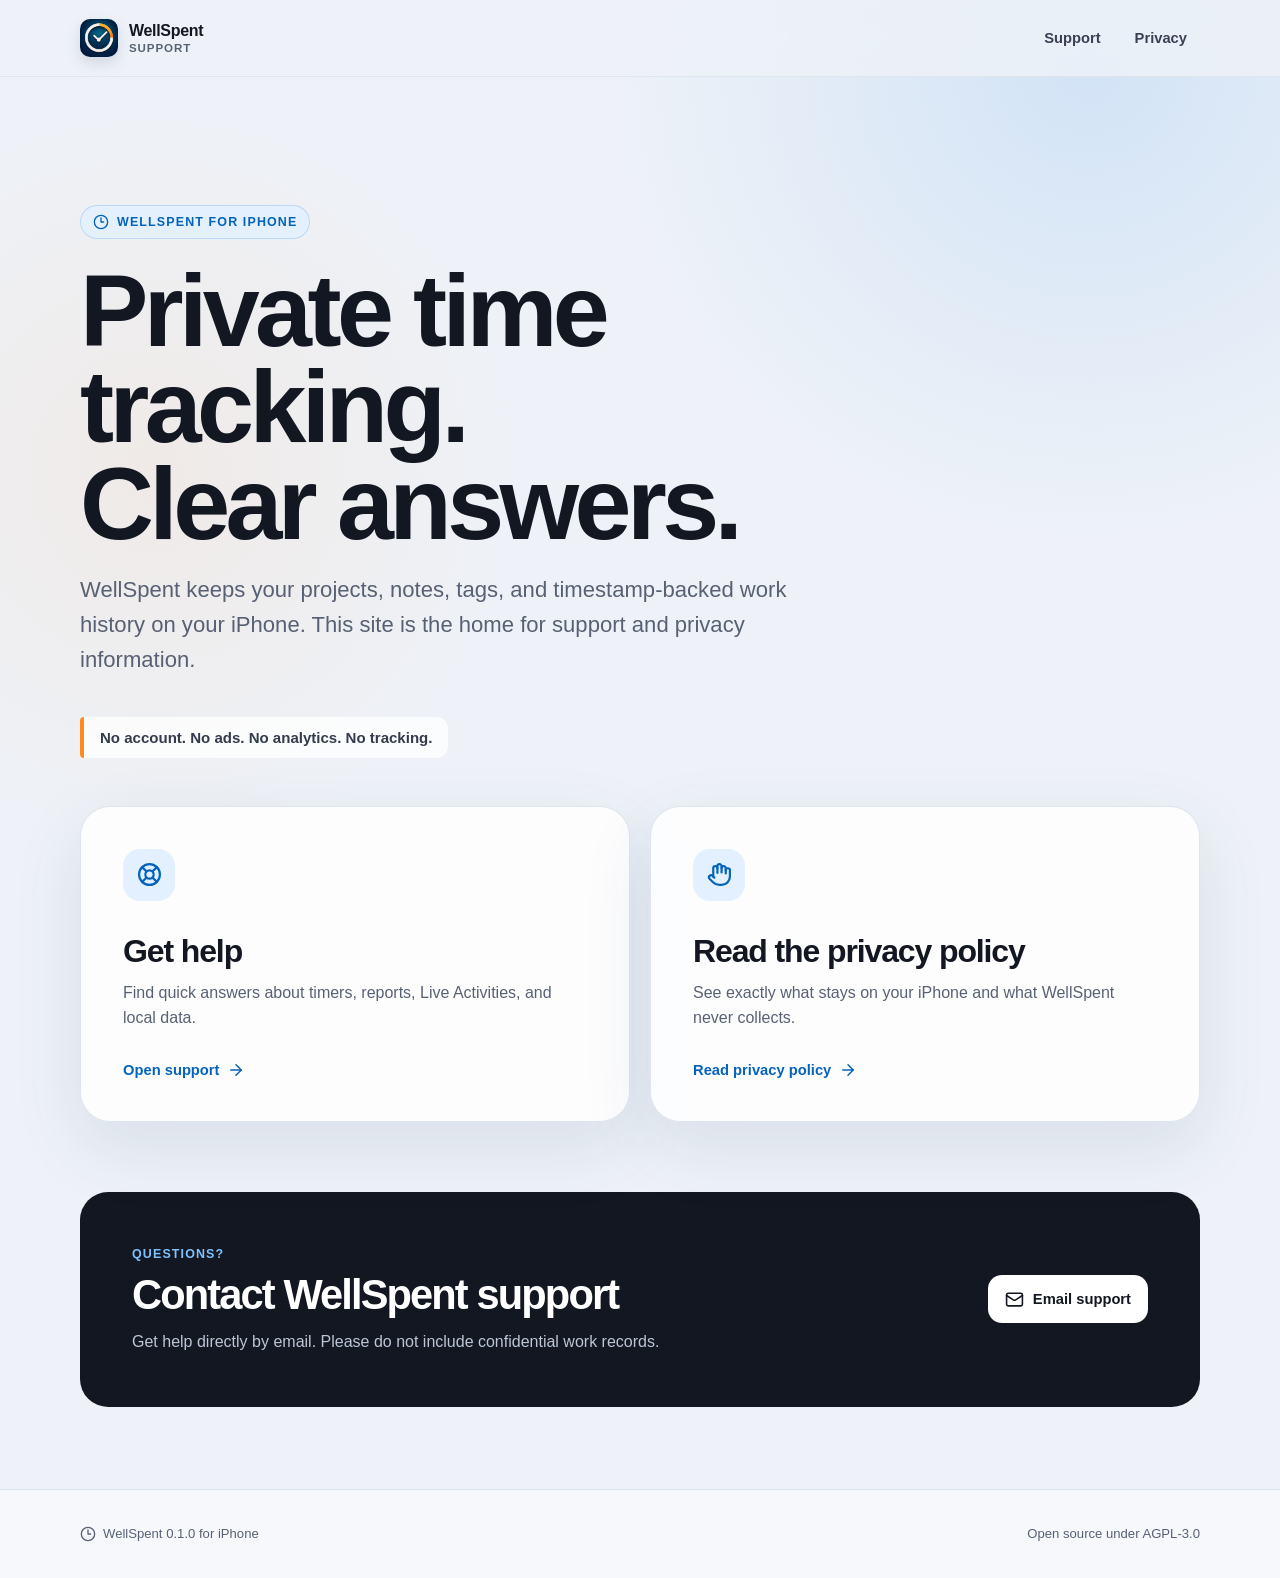
<file: index.html>
<!doctype html>
<html lang="en">
<head>
  <meta charset="utf-8">
  <meta name="viewport" content="width=device-width, initial-scale=1">
  <title>WellSpent Support</title>
  <meta name="description" content="Support and privacy information for WellSpent, a local-first time tracker for iPhone.">
  <link rel="canonical" href="https://wellspent-holdings.github.io/">
  <link rel="icon" href="https://wellspent-holdings.github.io/favicon.svg" type="image/svg+xml">
  <link rel="stylesheet" href="https://wellspent-holdings.github.io/styles.css">
  <meta property="og:title" content="WellSpent Support">
  <meta property="og:description" content="Support and privacy information for WellSpent, a local-first time tracker for iPhone.">
  <meta property="og:type" content="website">
  <meta property="og:url" content="https://wellspent-holdings.github.io/">
  <meta name="twitter:card" content="summary">
  <meta name="twitter:title" content="WellSpent Support">
  <meta name="twitter:description" content="Support and privacy information for WellSpent, a local-first time tracker for iPhone.">
</head>
<body class="__variable_geist_19ysh9d __variable_geist_mono_1001rt9">
<div class="site-shell"><header class="site-header"><div class="header-inner wrap"><a href="/" class="brand" aria-label="WellSpent support home"><img src="/favicon.svg" width="38" height="38" alt=""/><span><strong>WellSpent</strong><small>Support</small></span></a><nav aria-label="Main navigation"><a href="/support/">Support</a><a href="/privacy/">Privacy</a></nav></div></header><main><section class="hero wrap" aria-labelledby="page-title"><div class="eyebrow"><svg xmlns="http://www.w3.org/2000/svg" width="16" height="16" viewBox="0 0 24 24" fill="none" stroke="currentColor" stroke-width="2" stroke-linecap="round" stroke-linejoin="round" class="lucide lucide-clock3 lucide-clock-3" aria-hidden="true"><circle cx="12" cy="12" r="10"></circle><path d="M12 6v6h4"></path></svg>WellSpent for iPhone</div><h1 id="page-title">Private time tracking. Clear answers.</h1><p class="lede">WellSpent keeps your projects, notes, tags, and timestamp-backed work history on your iPhone. This site is the home for support and privacy information.</p><div class="privacy-promise" role="note">No account. No ads. No analytics. No tracking.</div></section><section class="destination-grid wrap" aria-label="Support resources"><a href="/support/" class="destination-card"><span class="icon-tile"><svg xmlns="http://www.w3.org/2000/svg" width="25" height="25" viewBox="0 0 24 24" fill="none" stroke="currentColor" stroke-width="2.1" stroke-linecap="round" stroke-linejoin="round" class="lucide lucide-life-buoy" aria-hidden="true"><circle cx="12" cy="12" r="10"></circle><path d="m4.93 4.93 4.24 4.24"></path><path d="m14.83 9.17 4.24-4.24"></path><path d="m14.83 14.83 4.24 4.24"></path><path d="m9.17 14.83-4.24 4.24"></path><circle cx="12" cy="12" r="4"></circle></svg></span><span><strong>Get help</strong><span>Find quick answers about timers, reports, Live Activities, and local data.</span></span><span class="card-action">Open support<svg xmlns="http://www.w3.org/2000/svg" width="18" height="18" viewBox="0 0 24 24" fill="none" stroke="currentColor" stroke-width="2" stroke-linecap="round" stroke-linejoin="round" class="lucide lucide-arrow-right" aria-hidden="true"><path d="M5 12h14"></path><path d="m12 5 7 7-7 7"></path></svg></span></a><a href="/privacy/" class="destination-card"><span class="icon-tile"><svg xmlns="http://www.w3.org/2000/svg" width="25" height="25" viewBox="0 0 24 24" fill="none" stroke="currentColor" stroke-width="2.1" stroke-linecap="round" stroke-linejoin="round" class="lucide lucide-hand" aria-hidden="true"><path d="M18 11V6a2 2 0 0 0-2-2a2 2 0 0 0-2 2"></path><path d="M14 10V4a2 2 0 0 0-2-2a2 2 0 0 0-2 2v2"></path><path d="M10 10.5V6a2 2 0 0 0-2-2a2 2 0 0 0-2 2v8"></path><path d="M18 8a2 2 0 1 1 4 0v6a8 8 0 0 1-8 8h-2c-2.8 0-4.5-.86-5.99-2.34l-3.6-3.6a2 2 0 0 1 2.83-2.82L7 15"></path></svg></span><span><strong>Read the privacy policy</strong><span>See exactly what stays on your iPhone and what WellSpent never collects.</span></span><span class="card-action">Read privacy policy<svg xmlns="http://www.w3.org/2000/svg" width="18" height="18" viewBox="0 0 24 24" fill="none" stroke="currentColor" stroke-width="2" stroke-linecap="round" stroke-linejoin="round" class="lucide lucide-arrow-right" aria-hidden="true"><path d="M5 12h14"></path><path d="m12 5 7 7-7 7"></path></svg></span></a></section><section class="source-callout wrap" aria-labelledby="contact-title"><div><span class="mini-label">Questions?</span><h2 id="contact-title">Contact WellSpent support</h2><p>Get help directly by email. Please do not include confidential work records.</p></div><a class="secondary-button" href="mailto:wellspent_support@pm.me?subject=WellSpent%20Support"><svg xmlns="http://www.w3.org/2000/svg" width="19" height="19" viewBox="0 0 24 24" fill="none" stroke="currentColor" stroke-width="2" stroke-linecap="round" stroke-linejoin="round" class="lucide lucide-mail" aria-hidden="true"><path d="m22 7-8.991 5.727a2 2 0 0 1-2.009 0L2 7"></path><rect x="2" y="4" width="20" height="16" rx="2"></rect></svg>Email support</a></section></main><footer class="site-footer"><div class="footer-inner wrap"><p><svg xmlns="http://www.w3.org/2000/svg" width="16" height="16" viewBox="0 0 24 24" fill="none" stroke="currentColor" stroke-width="2" stroke-linecap="round" stroke-linejoin="round" class="lucide lucide-clock3 lucide-clock-3" aria-hidden="true"><circle cx="12" cy="12" r="10"></circle><path d="M12 6v6h4"></path></svg>WellSpent 0.1.0 for iPhone</p><p>Open source under AGPL-3.0</p></div></footer></div>
</body>
</html>
</file>
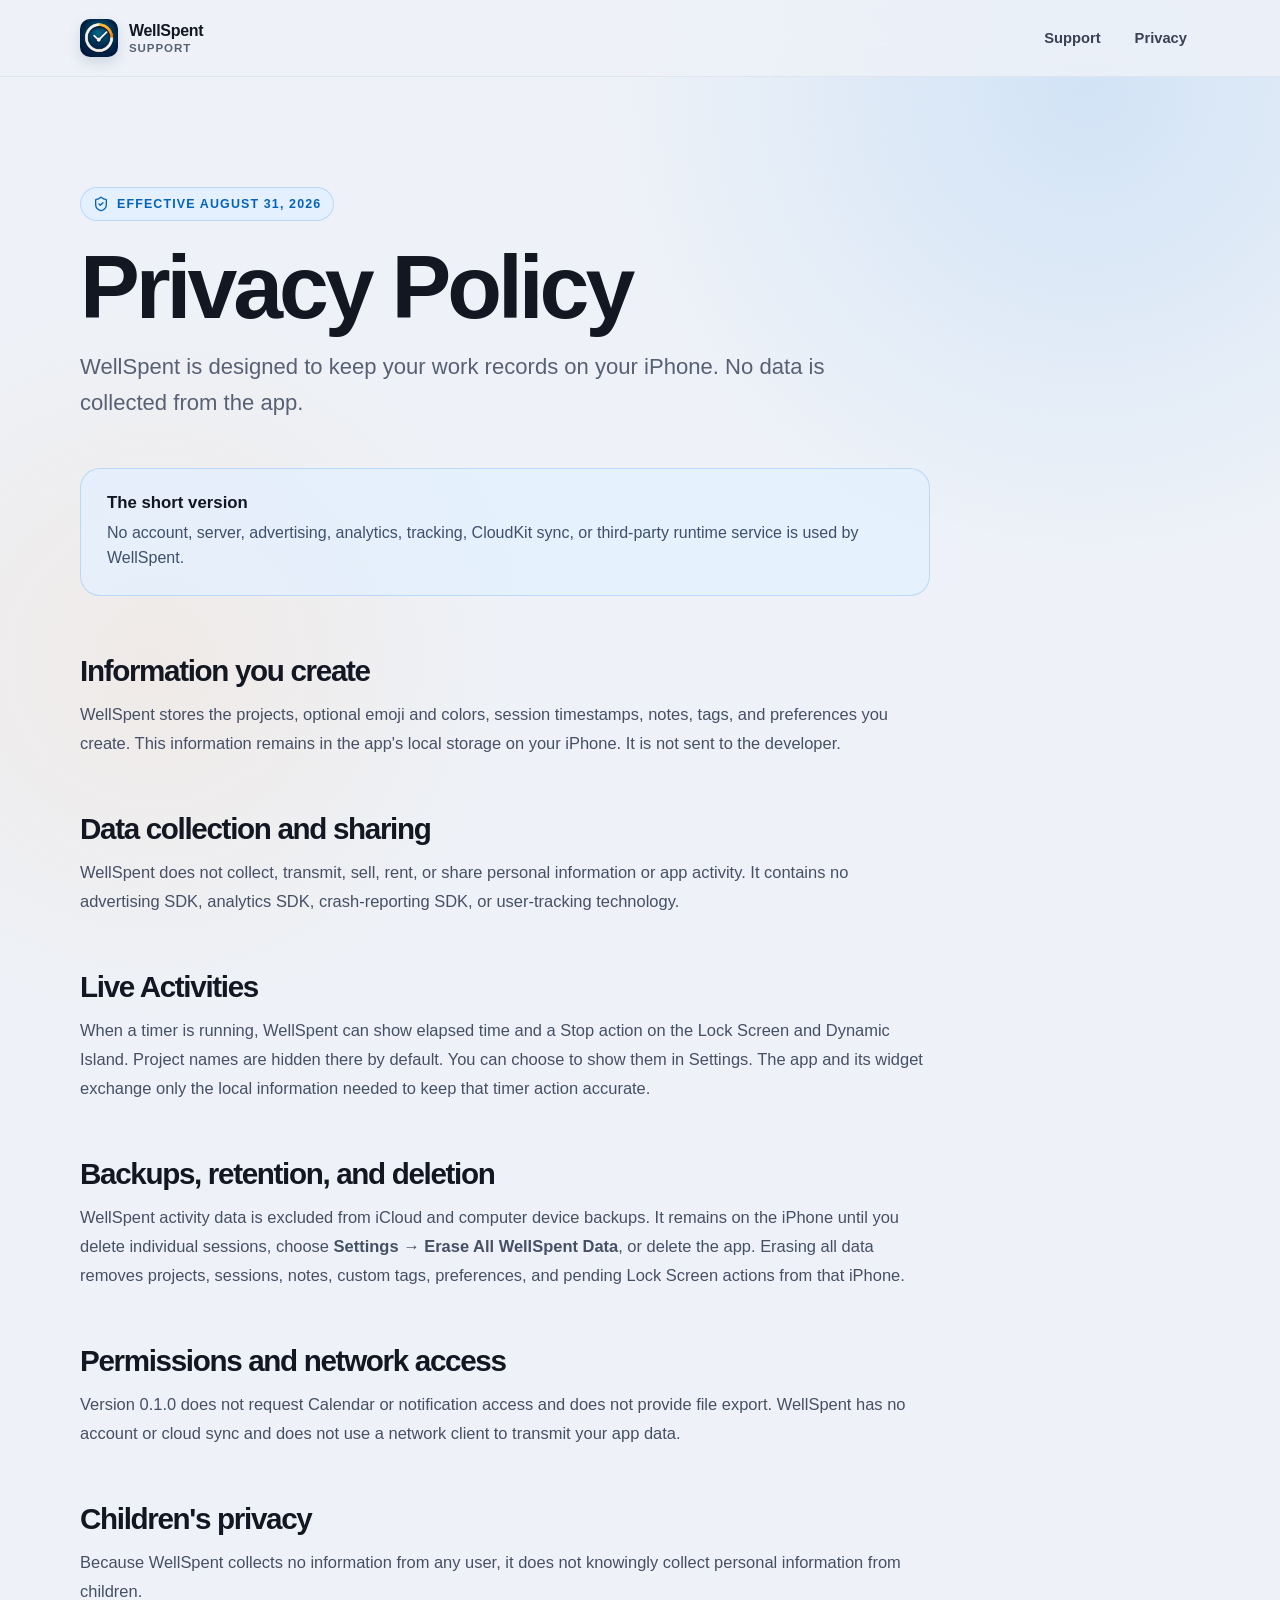
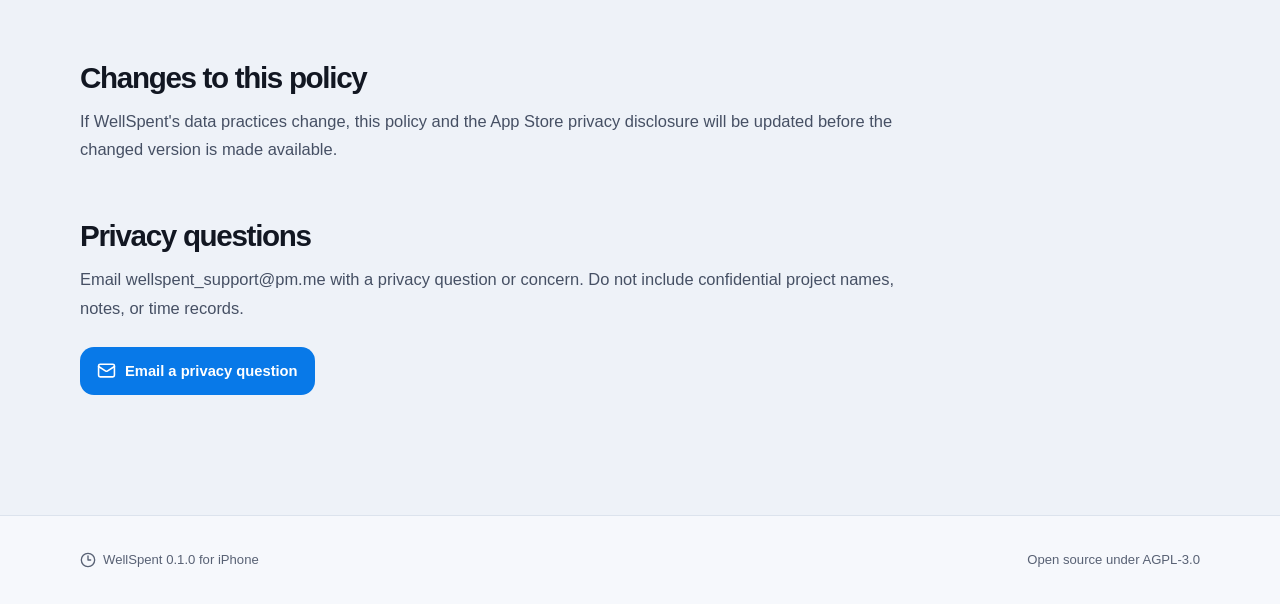
<file: privacy/index.html>
<!doctype html>
<html lang="en">
<head>
  <meta charset="utf-8">
  <meta name="viewport" content="width=device-width, initial-scale=1">
  <title>Privacy Policy · WellSpent</title>
  <meta name="description" content="Privacy policy for WellSpent for iPhone.">
  <link rel="canonical" href="https://wellspent-holdings.github.io/privacy/">
  <link rel="icon" href="https://wellspent-holdings.github.io/favicon.svg" type="image/svg+xml">
  <link rel="stylesheet" href="https://wellspent-holdings.github.io/styles.css">
  <meta property="og:title" content="Privacy Policy · WellSpent">
  <meta property="og:description" content="Privacy policy for WellSpent for iPhone.">
  <meta property="og:type" content="website">
  <meta property="og:url" content="https://wellspent-holdings.github.io/privacy/">
  <meta name="twitter:card" content="summary">
  <meta name="twitter:title" content="Privacy Policy · WellSpent">
  <meta name="twitter:description" content="Privacy policy for WellSpent for iPhone.">
</head>
<body class="__variable_geist_19ysh9d __variable_geist_mono_1001rt9">
<div class="site-shell"><header class="site-header"><div class="header-inner wrap"><a href="/" class="brand" aria-label="WellSpent support home"><img src="/favicon.svg" width="38" height="38" alt=""/><span><strong>WellSpent</strong><small>Support</small></span></a><nav aria-label="Main navigation"><a href="/support/">Support</a><a href="/privacy/">Privacy</a></nav></div></header><main class="document wrap"><header class="document-header"><div class="eyebrow"><svg xmlns="http://www.w3.org/2000/svg" width="16" height="16" viewBox="0 0 24 24" fill="none" stroke="currentColor" stroke-width="2" stroke-linecap="round" stroke-linejoin="round" class="lucide lucide-shield-check" aria-hidden="true"><path d="M20 13c0 5-3.5 7.5-7.66 8.95a1 1 0 0 1-.67-.01C7.5 20.5 4 18 4 13V6a1 1 0 0 1 1-1c2 0 4.5-1.2 6.24-2.72a1.17 1.17 0 0 1 1.52 0C14.51 3.81 17 5 19 5a1 1 0 0 1 1 1z"></path><path d="m9 12 2 2 4-4"></path></svg>Effective August 31, 2026</div><h1>Privacy Policy</h1><p class="lede">WellSpent is designed to keep your work records on your iPhone. No data is collected from the app.</p></header><div class="policy-summary" role="note"><strong>The short version</strong><p>No account, server, advertising, analytics, tracking, CloudKit sync, or third-party runtime service is used by WellSpent.</p></div><article class="document-body"><section><h2>Information you create</h2><p>WellSpent stores the projects, optional emoji and colors, session timestamps, notes, tags, and preferences you create. This information remains in the app&#x27;s local storage on your iPhone. It is not sent to the developer.</p></section><section><h2>Data collection and sharing</h2><p>WellSpent does not collect, transmit, sell, rent, or share personal information or app activity. It contains no advertising SDK, analytics SDK, crash-reporting SDK, or user-tracking technology.</p></section><section><h2>Live Activities</h2><p>When a timer is running, WellSpent can show elapsed time and a Stop action on the Lock Screen and Dynamic Island. Project names are hidden there by default. You can choose to show them in Settings. The app and its widget exchange only the local information needed to keep that timer action accurate.</p></section><section><h2>Backups, retention, and deletion</h2><p>WellSpent activity data is excluded from iCloud and computer device backups. It remains on the iPhone until you delete individual sessions, choose <strong>Settings → Erase All WellSpent Data</strong>, or delete the app. Erasing all data removes projects, sessions, notes, custom tags, preferences, and pending Lock Screen actions from that iPhone.</p></section><section><h2>Permissions and network access</h2><p>Version 0.1.0 does not request Calendar or notification access and does not provide file export. WellSpent has no account or cloud sync and does not use a network client to transmit your app data.</p></section><section><h2>Children&#x27;s privacy</h2><p>Because WellSpent collects no information from any user, it does not knowingly collect personal information from children.</p></section><section><h2>Changes to this policy</h2><p>If WellSpent&#x27;s data practices change, this policy and the App Store privacy disclosure will be updated before the changed version is made available.</p></section><section><h2>Privacy questions</h2><p>Email <a href="mailto:wellspent_support@pm.me">wellspent_support@pm.me</a> <!-- -->with a privacy question or concern. Do not include confidential project names, notes, or time records.</p><a class="primary-button" href="mailto:wellspent_support@pm.me?subject=WellSpent%20Privacy%20Question"><svg xmlns="http://www.w3.org/2000/svg" width="19" height="19" viewBox="0 0 24 24" fill="none" stroke="currentColor" stroke-width="2" stroke-linecap="round" stroke-linejoin="round" class="lucide lucide-mail" aria-hidden="true"><path d="m22 7-8.991 5.727a2 2 0 0 1-2.009 0L2 7"></path><rect x="2" y="4" width="20" height="16" rx="2"></rect></svg>Email a privacy question</a></section></article></main><footer class="site-footer"><div class="footer-inner wrap"><p><svg xmlns="http://www.w3.org/2000/svg" width="16" height="16" viewBox="0 0 24 24" fill="none" stroke="currentColor" stroke-width="2" stroke-linecap="round" stroke-linejoin="round" class="lucide lucide-clock3 lucide-clock-3" aria-hidden="true"><circle cx="12" cy="12" r="10"></circle><path d="M12 6v6h4"></path></svg>WellSpent 0.1.0 for iPhone</p><p>Open source under AGPL-3.0</p></div></footer></div>
</body>
</html>
</file>
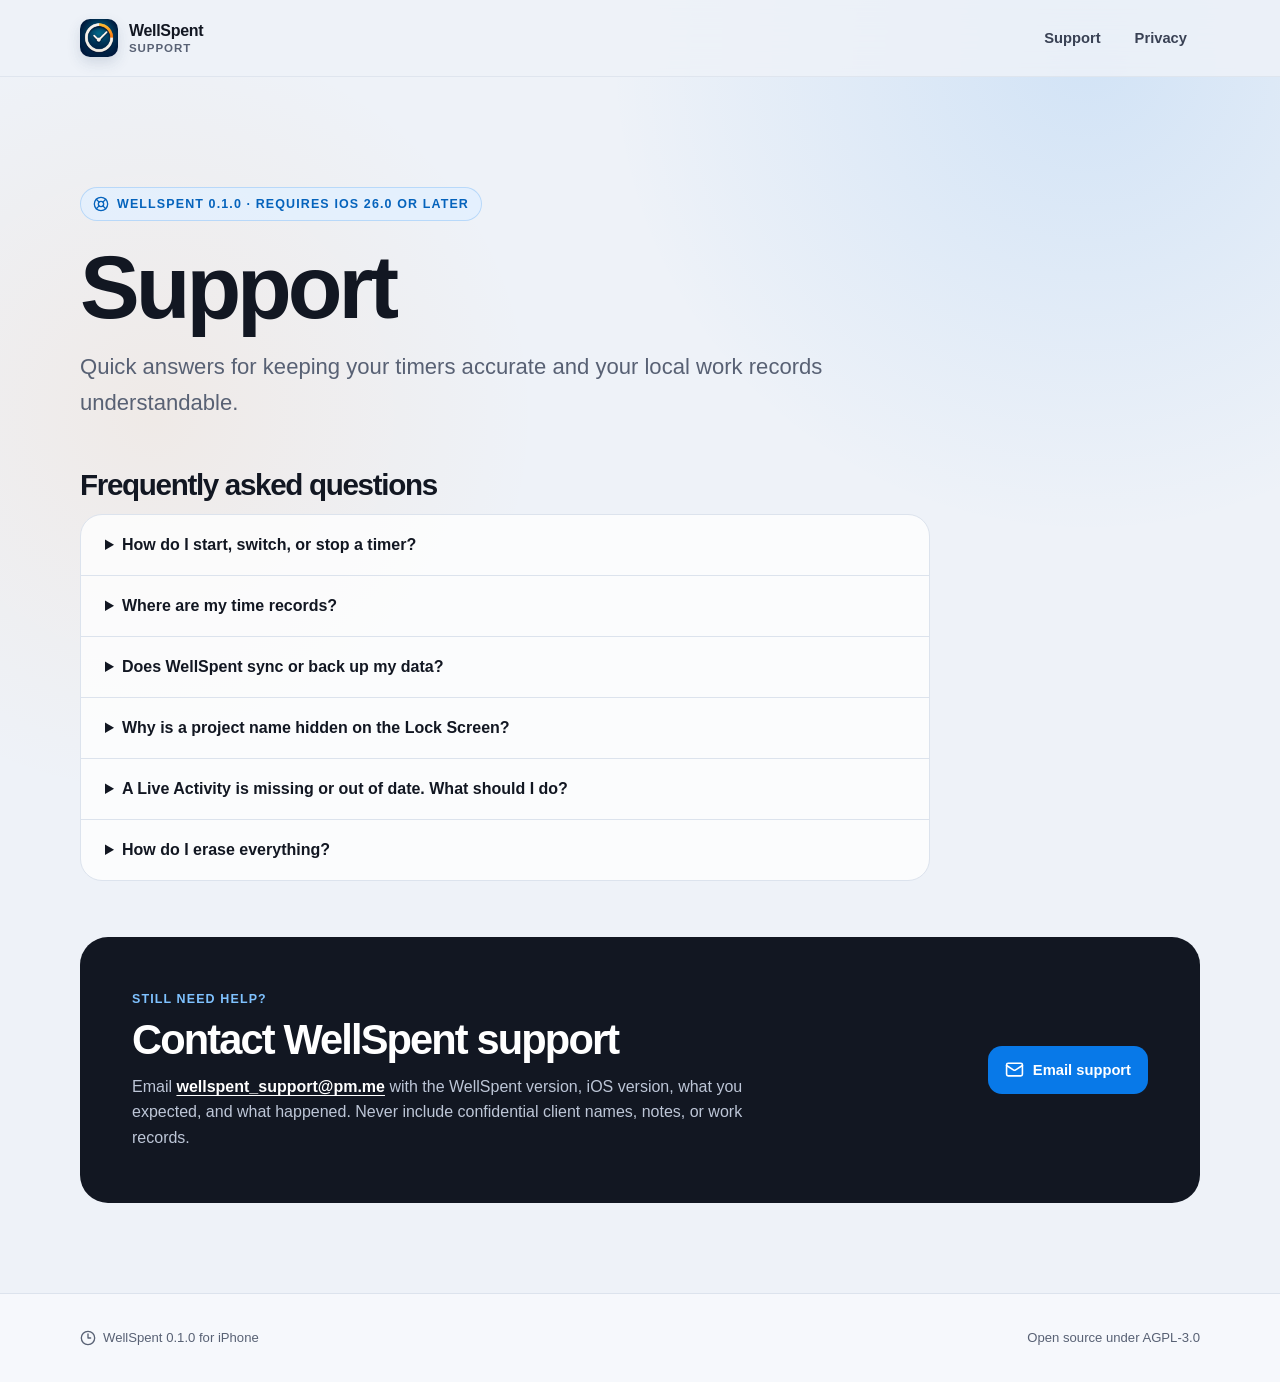
<file: support/index.html>
<!doctype html>
<html lang="en">
<head>
  <meta charset="utf-8">
  <meta name="viewport" content="width=device-width, initial-scale=1">
  <title>Support · WellSpent</title>
  <meta name="description" content="Help, troubleshooting, and contact options for WellSpent for iPhone.">
  <link rel="canonical" href="https://wellspent-holdings.github.io/support/">
  <link rel="icon" href="https://wellspent-holdings.github.io/favicon.svg" type="image/svg+xml">
  <link rel="stylesheet" href="https://wellspent-holdings.github.io/styles.css">
  <meta property="og:title" content="Support · WellSpent">
  <meta property="og:description" content="Help, troubleshooting, and contact options for WellSpent for iPhone.">
  <meta property="og:type" content="website">
  <meta property="og:url" content="https://wellspent-holdings.github.io/support/">
  <meta name="twitter:card" content="summary">
  <meta name="twitter:title" content="Support · WellSpent">
  <meta name="twitter:description" content="Help, troubleshooting, and contact options for WellSpent for iPhone.">
</head>
<body class="__variable_geist_19ysh9d __variable_geist_mono_1001rt9">
<div class="site-shell"><header class="site-header"><div class="header-inner wrap"><a href="/" class="brand" aria-label="WellSpent support home"><img src="/favicon.svg" width="38" height="38" alt=""/><span><strong>WellSpent</strong><small>Support</small></span></a><nav aria-label="Main navigation"><a href="/support/">Support</a><a href="/privacy/">Privacy</a></nav></div></header><main class="document wrap"><header class="document-header"><div class="eyebrow"><svg xmlns="http://www.w3.org/2000/svg" width="16" height="16" viewBox="0 0 24 24" fill="none" stroke="currentColor" stroke-width="2" stroke-linecap="round" stroke-linejoin="round" class="lucide lucide-life-buoy" aria-hidden="true"><circle cx="12" cy="12" r="10"></circle><path d="m4.93 4.93 4.24 4.24"></path><path d="m14.83 9.17 4.24-4.24"></path><path d="m14.83 14.83 4.24 4.24"></path><path d="m9.17 14.83-4.24 4.24"></path><circle cx="12" cy="12" r="4"></circle></svg>WellSpent 0.1.0 · Requires iOS 26.0 or later</div><h1>Support</h1><p class="lede">Quick answers for keeping your timers accurate and your local work records understandable.</p></header><section class="faq" aria-labelledby="faq-title"><h2 id="faq-title">Frequently asked questions</h2><div class="faq-list"><details><summary>How do I start, switch, or stop a timer?</summary><p>On Track, tap a project to start it. Tap another project to switch at one exact timestamp. Use Stop in the app, on the Lock Screen, or in the Dynamic Island to finish the session.</p></details><details><summary>Where are my time records?</summary><p>Open Reports for day, week, and project totals, or open Session History for individual records. Tap a total to see the source sessions behind it.</p></details><details><summary>Does WellSpent sync or back up my data?</summary><p>No. WellSpent 0.1.0 is intentionally local-only, and its activity data is excluded from device backups. Deleting the app or erasing its data is permanent.</p></details><details><summary>Why is a project name hidden on the Lock Screen?</summary><p>That is the privacy-safe default. To show project names in Live Activities, open WellSpent Settings and enable Show project names.</p></details><details><summary>A Live Activity is missing or out of date. What should I do?</summary><p>Open WellSpent to reconcile the saved timer. If Live Activities are disabled, enable them in the iPhone Settings app. The in-app timer and saved timestamps remain the source of truth.</p></details><details><summary>How do I erase everything?</summary><p>Open WellSpent Settings, scroll to Local data, tap Erase All WellSpent Data, and confirm. This cannot be undone.</p></details></div></section><section class="contact-panel" aria-labelledby="contact-title"><div><span class="mini-label">Still need help?</span><h2 id="contact-title">Contact WellSpent support</h2><p>Email <a href="mailto:wellspent_support@pm.me">wellspent_support@pm.me</a> <!-- -->with the WellSpent version, iOS version, what you expected, and what happened. Never include confidential client names, notes, or work records.</p></div><div class="contact-actions"><a class="primary-button" href="mailto:wellspent_support@pm.me?subject=WellSpent%20Support"><svg xmlns="http://www.w3.org/2000/svg" width="19" height="19" viewBox="0 0 24 24" fill="none" stroke="currentColor" stroke-width="2" stroke-linecap="round" stroke-linejoin="round" class="lucide lucide-mail" aria-hidden="true"><path d="m22 7-8.991 5.727a2 2 0 0 1-2.009 0L2 7"></path><rect x="2" y="4" width="20" height="16" rx="2"></rect></svg>Email support</a></div></section></main><footer class="site-footer"><div class="footer-inner wrap"><p><svg xmlns="http://www.w3.org/2000/svg" width="16" height="16" viewBox="0 0 24 24" fill="none" stroke="currentColor" stroke-width="2" stroke-linecap="round" stroke-linejoin="round" class="lucide lucide-clock3 lucide-clock-3" aria-hidden="true"><circle cx="12" cy="12" r="10"></circle><path d="M12 6v6h4"></path></svg>WellSpent 0.1.0 for iPhone</p><p>Open source under AGPL-3.0</p></div></footer></div>
</body>
</html>
</file>
